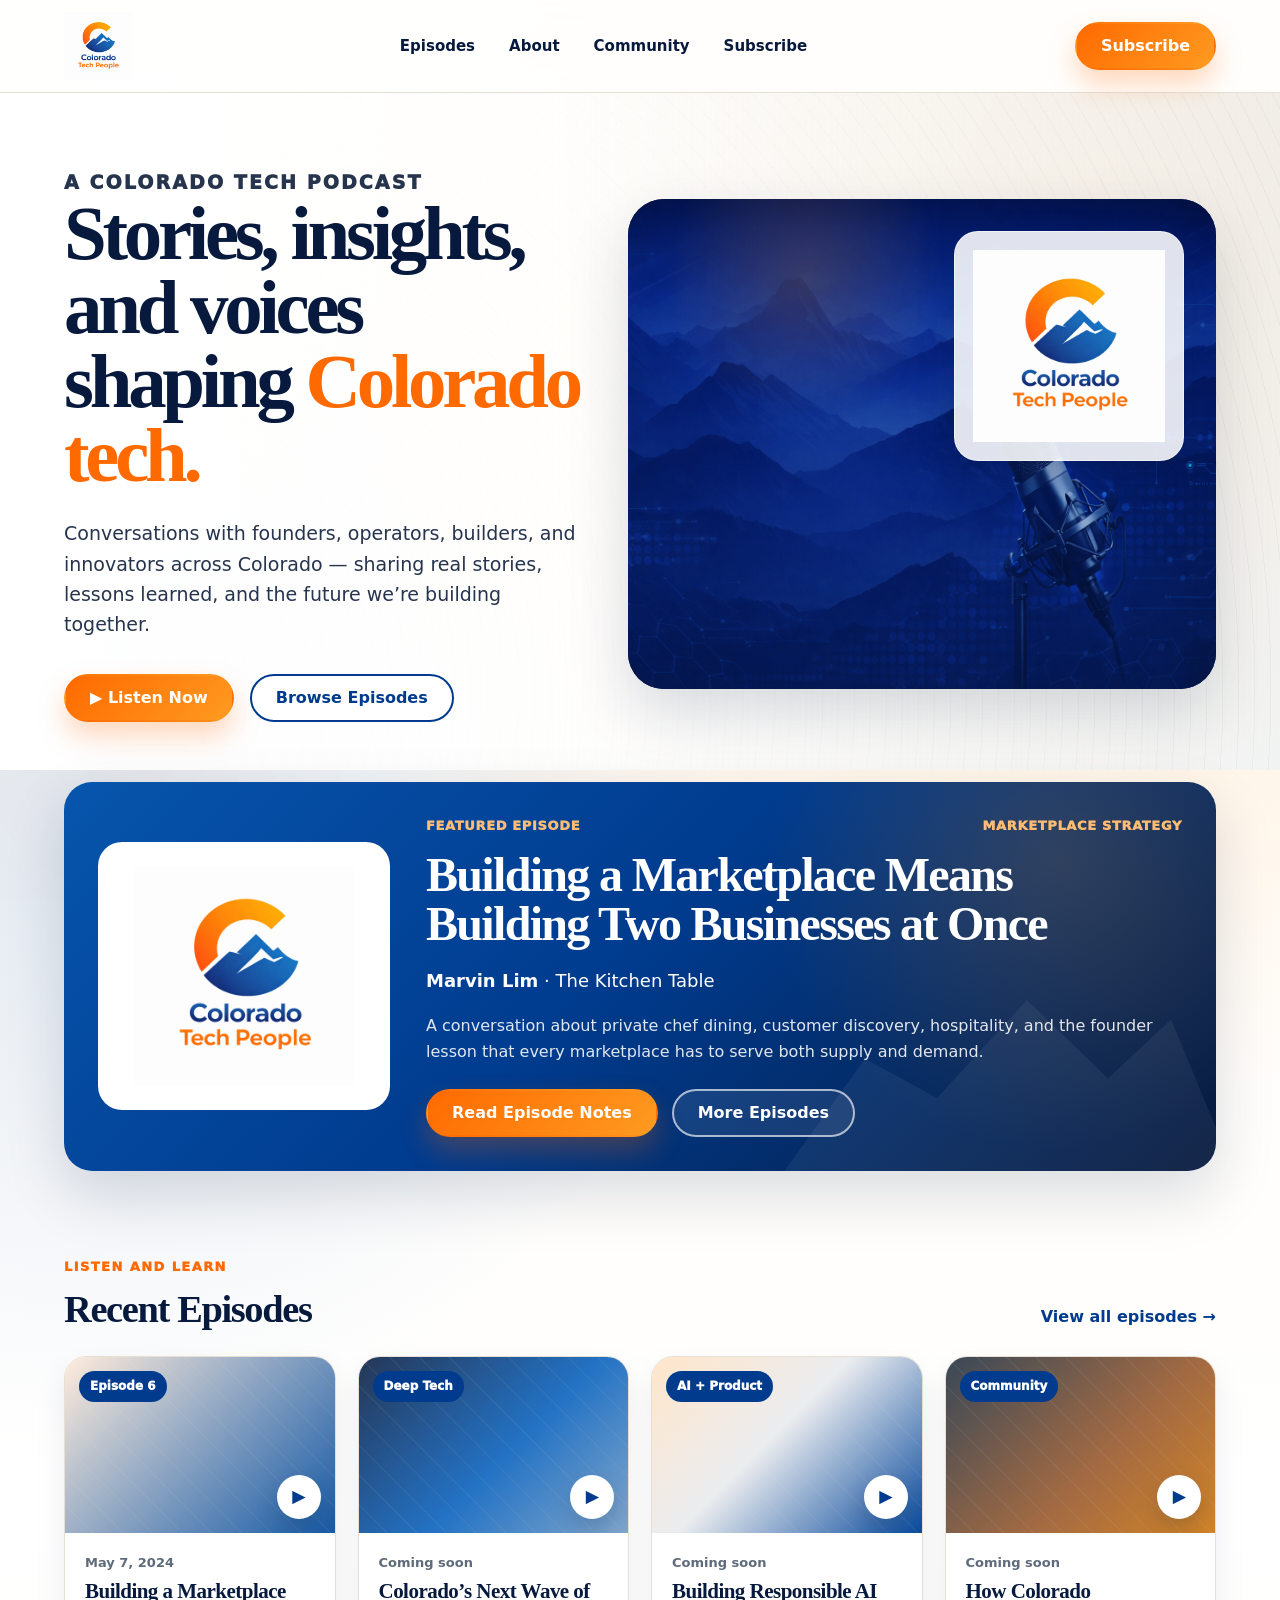
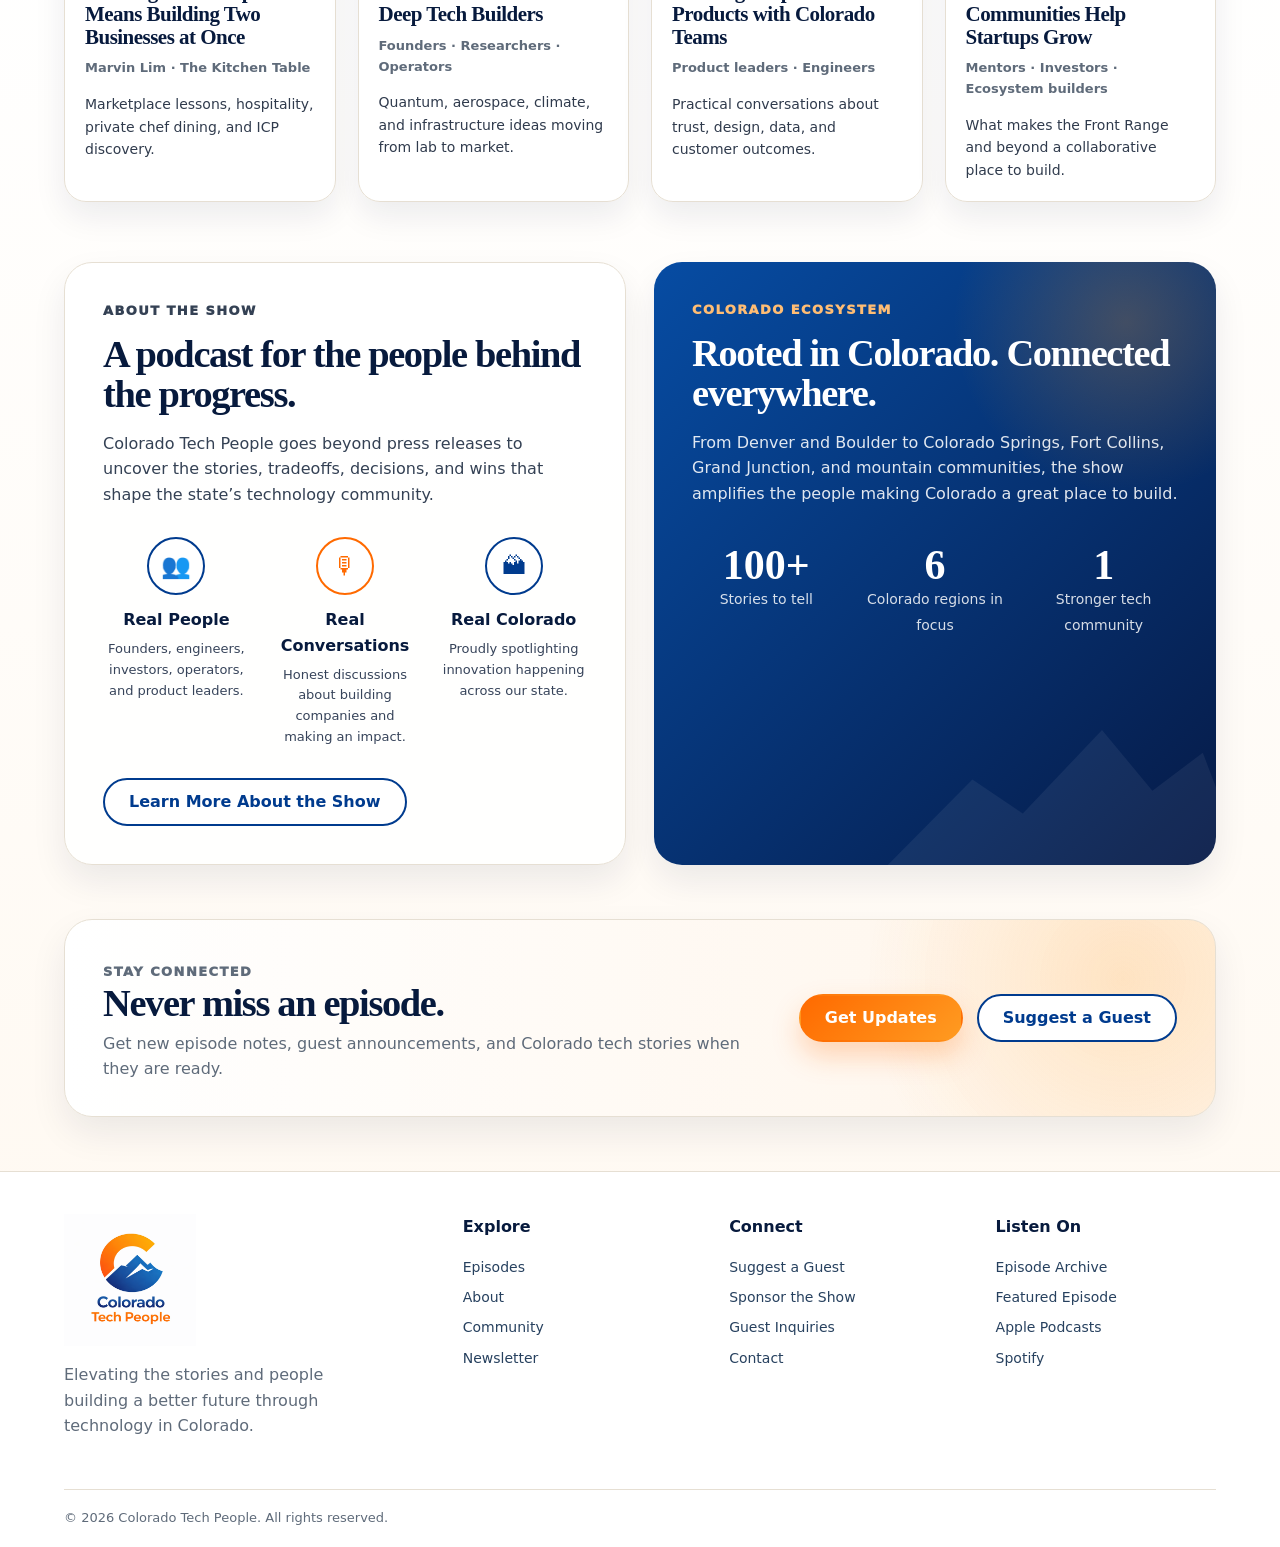
<file: index.html>
<!DOCTYPE html>
<html lang="en">
<head>
  <meta charset="UTF-8" />
  <meta name="viewport" content="width=device-width, initial-scale=1.0" />

  <title>Colorado Tech People | Podcast About Colorado Tech Builders</title>
  <meta name="description" content="Colorado Tech People is a podcast featuring founders, operators, builders, and innovators shaping Colorado’s tech ecosystem from Denver to the Western Slope." />

  <meta property="og:title" content="Colorado Tech People" />
  <meta property="og:description" content="Podcast conversations with founders, operators, builders, and innovators shaping Colorado tech." />
  <meta property="og:type" content="website" />

  <link rel="stylesheet" href="styles.css" />
</head>

<body>
  <header class="site-header">
    <div class="container nav">
      <a href="index.html" class="brand" aria-label="Colorado Tech People home">
        <img src="assets/logo.png" alt="Colorado Tech People logo" class="logo" />
      </a>

      <nav class="nav-links" aria-label="Primary navigation">
        <a href="episodes.html">Episodes</a>
        <a href="about.html">About</a>
        <a href="#community">Community</a>
        <a href="#subscribe">Subscribe</a>
      </nav>

      <a class="subscribe-pill" href="#subscribe">Subscribe</a>
    </div>
  </header>

  <main>
    <section class="hero" aria-labelledby="hero-title">
      <div class="container hero-grid">
        <div class="hero-copy">
          <p class="eyebrow">A Colorado tech podcast</p>
          <h1 id="hero-title">Stories, insights, and voices shaping <span>Colorado tech.</span></h1>
          <p>
            Conversations with founders, operators, builders, and innovators across Colorado —
            sharing real stories, lessons learned, and the future we’re building together.
          </p>

          <div class="hero-actions">
            <a class="btn primary" href="episodes/marvin-lim-kitchen-table.html">▶ Listen Now</a>
            <a class="btn secondary" href="episodes.html">Browse Episodes</a>
          </div>
        </div>

        <div class="hero-visual" aria-label="Colorado mountains, technology lines, and podcast microphone artwork">
          <img src="assets/hero-denver.png" alt="Blue Colorado mountain and podcast microphone artwork" class="hero-image" />
          <div class="hero-logo-card">
            <img src="assets/logo.png" alt="Colorado Tech People logo" />
          </div>
        </div>
      </div>
    </section>

    <section class="featured-section" aria-labelledby="featured-title">
      <div class="container">
        <article class="featured-card">
          <div class="episode-art">
            <img src="assets/logo.png" alt="Colorado Tech People episode artwork" />
          </div>

          <div class="featured-content">
            <div class="episode-meta">
              <span>Featured Episode</span>
              <span>Marketplace Strategy</span>
            </div>

            <h2 id="featured-title">Building a Marketplace Means Building Two Businesses at Once</h2>

            <p class="guest-line">
              <strong>Marvin Lim</strong> · The Kitchen Table
            </p>

            <p>
              A conversation about private chef dining, customer discovery, hospitality,
              and the founder lesson that every marketplace has to serve both supply and demand.
            </p>

            <div class="featured-actions">
              <a class="btn primary" href="episodes/marvin-lim-kitchen-table.html">Read Episode Notes</a>
              <a class="btn ghost" href="episodes.html">More Episodes</a>
            </div>
          </div>
        </article>
      </div>
    </section>

    <section class="section" aria-labelledby="recent-title">
      <div class="container section-heading-row">
        <div>
          <p class="eyebrow">Listen and learn</p>
          <h2 id="recent-title">Recent Episodes</h2>
        </div>
        <a href="episodes.html">View all episodes →</a>
      </div>

      <div class="container episode-grid">
        <a class="episode-card" href="episodes/marvin-lim-kitchen-table.html">
          <div class="thumb thumb-one">
            <span class="badge">Episode 6</span>
            <span class="play-small">▶</span>
          </div>
          <div class="episode-body">
            <p class="date">May 7, 2024</p>
            <h3>Building a Marketplace Means Building Two Businesses at Once</h3>
            <p class="guest">Marvin Lim · The Kitchen Table</p>
            <p>Marketplace lessons, hospitality, private chef dining, and ICP discovery.</p>
          </div>
        </a>

        <a class="episode-card" href="episodes.html#upcoming-episodes">
          <div class="thumb thumb-two">
            <span class="badge">Deep Tech</span>
            <span class="play-small">▶</span>
          </div>
          <div class="episode-body">
            <p class="date">Coming soon</p>
            <h3>Colorado’s Next Wave of Deep Tech Builders</h3>
            <p class="guest">Founders · Researchers · Operators</p>
            <p>Quantum, aerospace, climate, and infrastructure ideas moving from lab to market.</p>
          </div>
        </a>

        <a class="episode-card" href="episodes.html#upcoming-episodes">
          <div class="thumb thumb-three">
            <span class="badge">AI + Product</span>
            <span class="play-small">▶</span>
          </div>
          <div class="episode-body">
            <p class="date">Coming soon</p>
            <h3>Building Responsible AI Products with Colorado Teams</h3>
            <p class="guest">Product leaders · Engineers</p>
            <p>Practical conversations about trust, design, data, and customer outcomes.</p>
          </div>
        </a>

        <a class="episode-card" href="episodes.html#upcoming-episodes">
          <div class="thumb thumb-four">
            <span class="badge">Community</span>
            <span class="play-small">▶</span>
          </div>
          <div class="episode-body">
            <p class="date">Coming soon</p>
            <h3>How Colorado Communities Help Startups Grow</h3>
            <p class="guest">Mentors · Investors · Ecosystem builders</p>
            <p>What makes the Front Range and beyond a collaborative place to build.</p>
          </div>
        </a>
      </div>
    </section>

    <section class="section about-band" aria-labelledby="about-title">
      <div class="container split-grid">
        <div class="info-card light">
          <p class="eyebrow">About the show</p>
          <h2 id="about-title">A podcast for the people behind the progress.</h2>
          <p>
            Colorado Tech People goes beyond press releases to uncover the stories,
            tradeoffs, decisions, and wins that shape the state’s technology community.
          </p>

          <div class="icon-row">
            <div>
              <div class="icon-circle">👥</div>
              <h4>Real People</h4>
              <p>Founders, engineers, investors, operators, and product leaders.</p>
            </div>
            <div>
              <div class="icon-circle orange">🎙</div>
              <h4>Real Conversations</h4>
              <p>Honest discussions about building companies and making an impact.</p>
            </div>
            <div>
              <div class="icon-circle">🏔</div>
              <h4>Real Colorado</h4>
              <p>Proudly spotlighting innovation happening across our state.</p>
            </div>
          </div>

          <a class="btn secondary" href="about.html">Learn More About the Show</a>
        </div>

        <div class="info-card dark-card" id="community">
          <p class="eyebrow on-dark">Colorado ecosystem</p>
          <h2>Rooted in Colorado. Connected everywhere.</h2>
          <p>
            From Denver and Boulder to Colorado Springs, Fort Collins, Grand Junction,
            and mountain communities, the show amplifies the people making Colorado a
            great place to build.
          </p>

          <div class="stats">
            <div>
              <strong>100+</strong>
              <span>Stories to tell</span>
            </div>
            <div>
              <strong>6</strong>
              <span>Colorado regions in focus</span>
            </div>
            <div>
              <strong>1</strong>
              <span>Stronger tech community</span>
            </div>
          </div>
        </div>
      </div>
    </section>

    <section class="newsletter-section" id="subscribe" aria-labelledby="subscribe-title">
      <div class="container newsletter-card">
        <div>
          <p class="eyebrow">Stay connected</p>
          <h2 id="subscribe-title">Never miss an episode.</h2>
          <p>Get new episode notes, guest announcements, and Colorado tech stories when they are ready.</p>
        </div>

        <div class="newsletter-actions" aria-label="Subscription links">
          <a class="btn primary" href="contact.html">Get Updates</a>
          <a class="btn secondary" href="contact.html">Suggest a Guest</a>
        </div>
      </div>
    </section>
  </main>

  <footer class="footer">
    <div class="container footer-grid">
      <div>
        <img src="assets/logo.png" alt="Colorado Tech People logo" class="footer-logo" />
        <p>Elevating the stories and people building a better future through technology in Colorado.</p>
      </div>

      <div>
        <h4>Explore</h4>
        <a href="episodes.html">Episodes</a>
        <a href="about.html">About</a>
        <a href="#community">Community</a>
        <a href="#subscribe">Newsletter</a>
      </div>

      <div>
        <h4>Connect</h4>
        <a href="contact.html">Suggest a Guest</a>
        <a href="contact.html">Sponsor the Show</a>
        <a href="contact.html">Guest Inquiries</a>
        <a href="contact.html">Contact</a>
      </div>

      <div>
        <h4>Listen On</h4>
        <a href="episodes.html">Episode Archive</a>
        <a href="episodes/marvin-lim-kitchen-table.html">Featured Episode</a>
        <a href="contact.html">Apple Podcasts</a>
        <a href="contact.html">Spotify</a>
      </div>
    </div>

    <div class="container copyright">
      © 2026 Colorado Tech People. All rights reserved.
    </div>
  </footer>
</body>
</html>
</file>
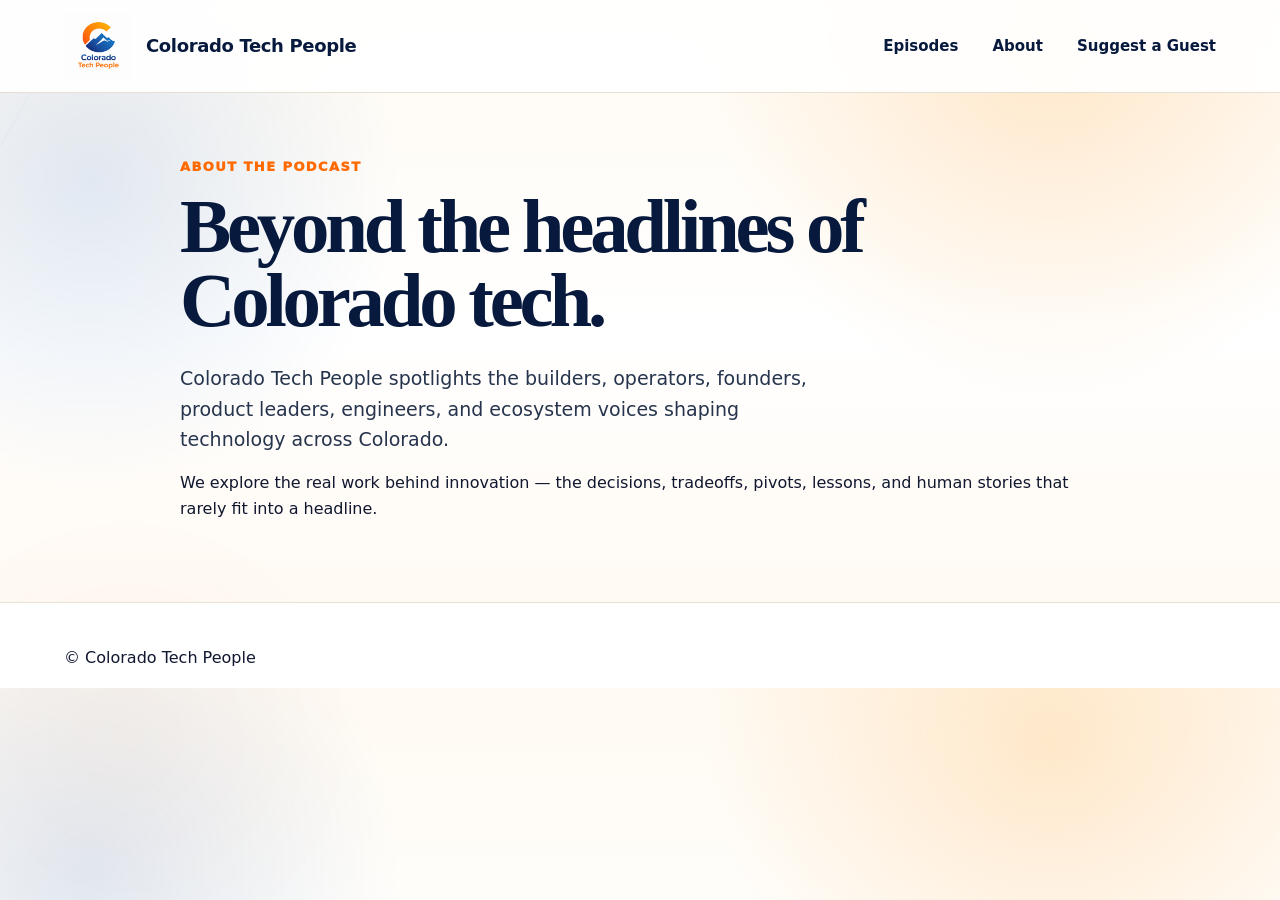
<file: about.html>
<!DOCTYPE html>
<html lang="en">
<head>
  <meta charset="UTF-8" />
  <meta name="viewport" content="width=device-width, initial-scale=1.0" />

  <title>About | Colorado Tech People</title>
  <meta name="description" content="Learn about Colorado Tech People, a podcast exploring the people, decisions, and stories behind Colorado’s technology ecosystem." />

  <link rel="stylesheet" href="styles.css" />
</head>

<body>
  <header class="header">
    <div class="container nav">
      <a href="index.html" class="logo-wrap">
        <img src="assets/logo.png" alt="Colorado Tech People logo" class="logo" />
        <span>Colorado Tech People</span>
      </a>

      <nav class="nav-links">
        <a href="episodes.html">Episodes</a>
        <a href="about.html">About</a>
        <a href="contact.html">Suggest a Guest</a>
      </nav>
    </div>
  </header>

  <main class="section">
    <div class="container">
      <div class="kicker">About the Podcast</div>
      <h1>Beyond the headlines of Colorado tech.</h1>
      <p class="lede">
        Colorado Tech People spotlights the builders, operators, founders, product leaders,
        engineers, and ecosystem voices shaping technology across Colorado.
      </p>

      <p>
        We explore the real work behind innovation — the decisions, tradeoffs, pivots,
        lessons, and human stories that rarely fit into a headline.
      </p>
    </div>
  </main>

  <footer class="footer">
    <div class="container">© Colorado Tech People</div>
  </footer>
</body>
</html>
</file>
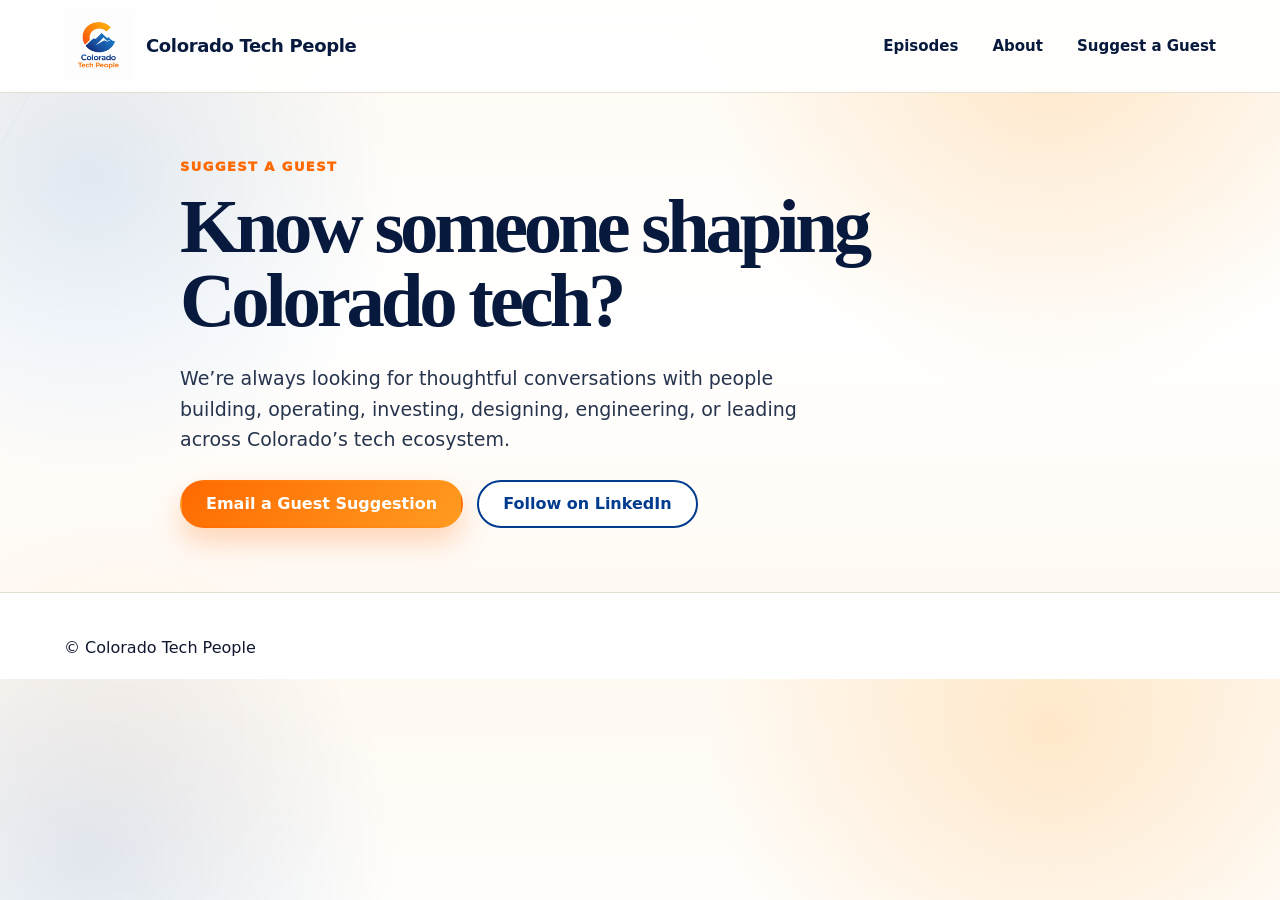
<file: contact.html>
<!DOCTYPE html>
<html lang="en">
<head>
  <meta charset="UTF-8" />
  <meta name="viewport" content="width=device-width, initial-scale=1.0" />

  <title>Suggest a Guest | Colorado Tech People</title>
  <meta name="description" content="Suggest a guest, founder, product leader, engineer, operator, or ecosystem builder for Colorado Tech People." />

  <link rel="stylesheet" href="styles.css" />
</head>

<body>
  <header class="header">
    <div class="container nav">
      <a href="index.html" class="logo-wrap">
        <img src="assets/logo.png" alt="Colorado Tech People logo" class="logo" />
        <span>Colorado Tech People</span>
      </a>

      <nav class="nav-links">
        <a href="episodes.html">Episodes</a>
        <a href="about.html">About</a>
        <a href="contact.html">Suggest a Guest</a>
      </nav>
    </div>
  </header>

  <main class="section">
    <div class="container">
      <div class="kicker">Suggest a Guest</div>
      <h1>Know someone shaping Colorado tech?</h1>
      <p class="lede">
        We’re always looking for thoughtful conversations with people building, operating,
        investing, designing, engineering, or leading across Colorado’s tech ecosystem.
      </p>

      <div class="buttons">
        <a class="button" href="mailto:YOUR_EMAIL_HERE?subject=Guest suggestion for Colorado Tech People">Email a Guest Suggestion</a>
        <a class="button secondary" href="PASTE_LINKEDIN_PAGE_HERE">Follow on LinkedIn</a>
      </div>
    </div>
  </main>

  <footer class="footer">
    <div class="container">© Colorado Tech People</div>
  </footer>
</body>
</html>
</file>
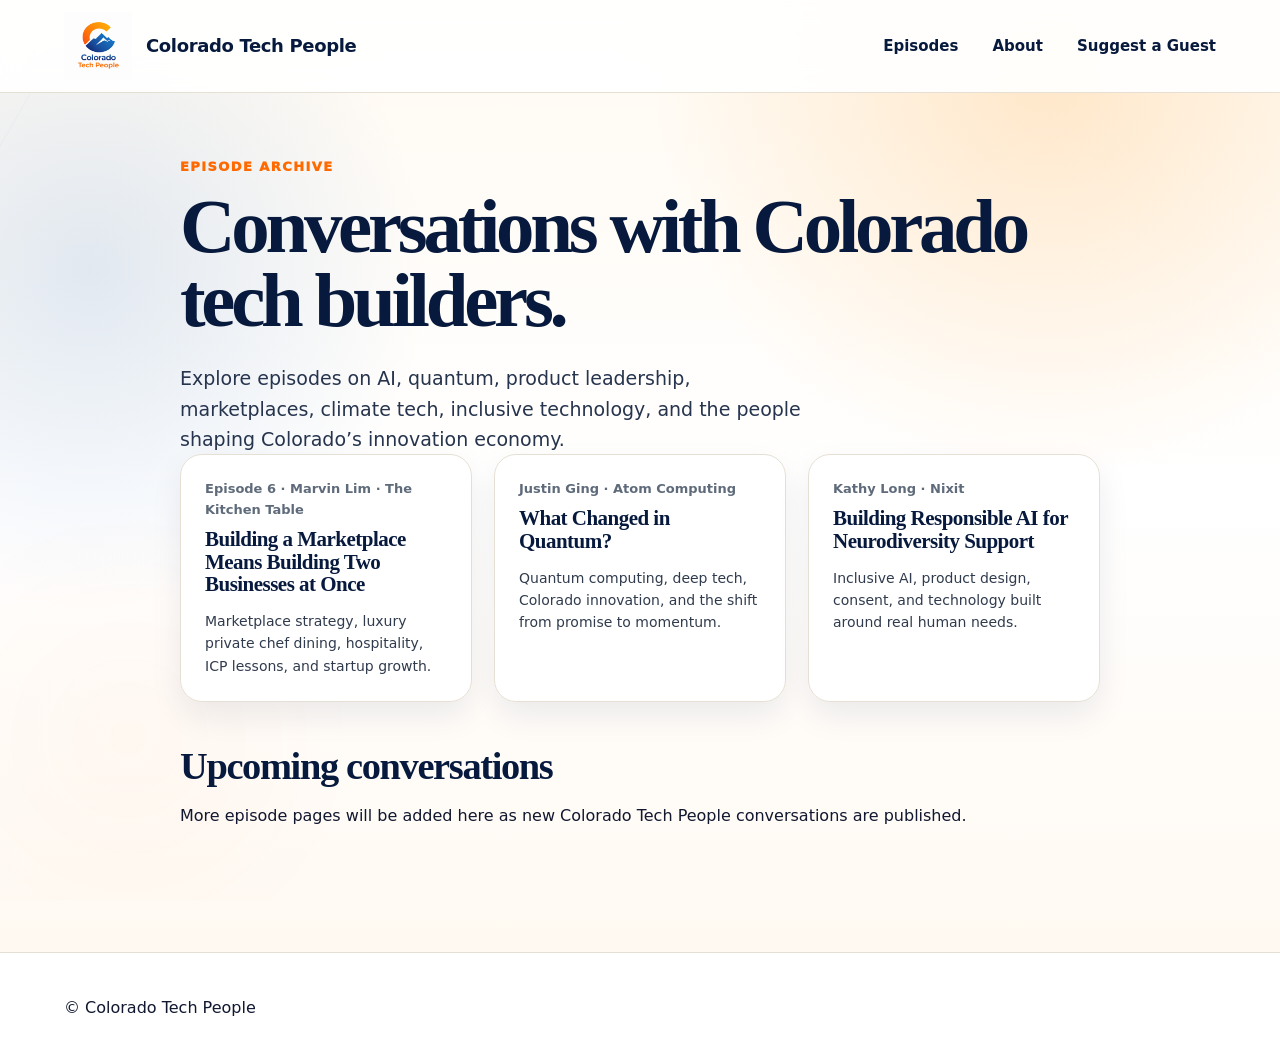
<file: episodes.html>
<!DOCTYPE html>
<html lang="en">
<head>
  <meta charset="UTF-8" />
  <meta name="viewport" content="width=device-width, initial-scale=1.0" />

  <title>Episodes | Colorado Tech People</title>
  <meta name="description" content="Browse episodes of Colorado Tech People, featuring conversations with founders, operators, product leaders, engineers, and technologists across Colorado." />

  <link rel="stylesheet" href="styles.css" />
</head>

<body>
  <header class="header">
    <div class="container nav">
      <a href="index.html" class="logo-wrap">
        <img src="assets/logo.png" alt="Colorado Tech People logo" class="logo" />
        <span>Colorado Tech People</span>
      </a>

      <nav class="nav-links">
        <a href="episodes.html">Episodes</a>
        <a href="about.html">About</a>
        <a href="contact.html">Suggest a Guest</a>
      </nav>
    </div>
  </header>

  <main class="section episodes-archive">
    <div class="container">
      <div class="kicker">Episode Archive</div>
      <h1>Conversations with Colorado tech builders.</h1>
      <p class="lede">
        Explore episodes on AI, quantum, product leadership, marketplaces, climate tech,
        inclusive technology, and the people shaping Colorado’s innovation economy.
      </p>

      <div class="episode-grid archive-grid">
        <a class="card" href="episodes/marvin-lim-kitchen-table.html">
          <div class="meta">Episode 6 · Marvin Lim · The Kitchen Table</div>
          <h3>Building a Marketplace Means Building Two Businesses at Once</h3>
          <p>Marketplace strategy, luxury private chef dining, hospitality, ICP lessons, and startup growth.</p>
        </a>

        <a class="card" href="episodes.html#upcoming-episodes">
          <div class="meta">Justin Ging · Atom Computing</div>
          <h3>What Changed in Quantum?</h3>
          <p>Quantum computing, deep tech, Colorado innovation, and the shift from promise to momentum.</p>
        </a>

        <a class="card" href="episodes.html#upcoming-episodes">
          <div class="meta">Kathy Long · Nixit</div>
          <h3>Building Responsible AI for Neurodiversity Support</h3>
          <p>Inclusive AI, product design, consent, and technology built around real human needs.</p>
        </a>
      </div>

      <section class="section" id="upcoming-episodes">
        <h2>Upcoming conversations</h2>
        <p>More episode pages will be added here as new Colorado Tech People conversations are published.</p>
      </section>
    </div>
  </main>

  <footer class="footer">
    <div class="container">
      © Colorado Tech People
    </div>
  </footer>
</body>
</html>
</file>
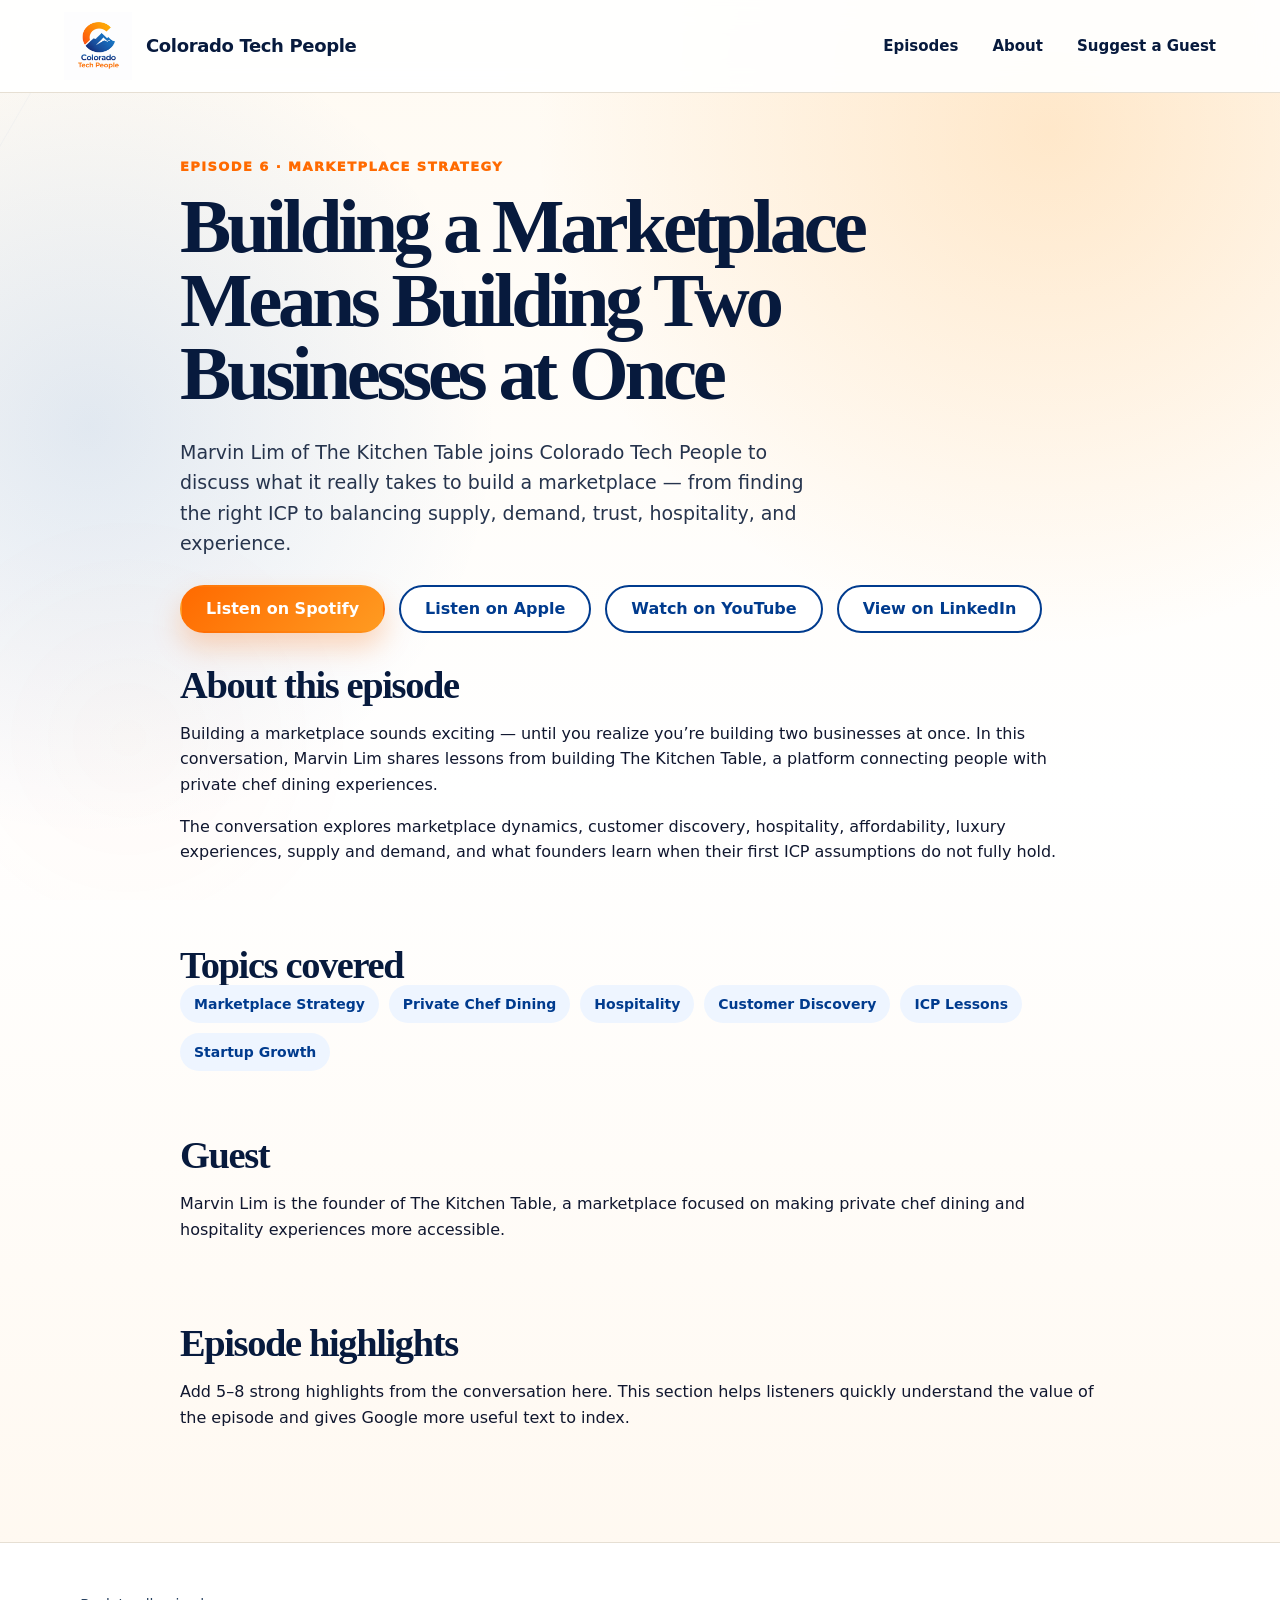
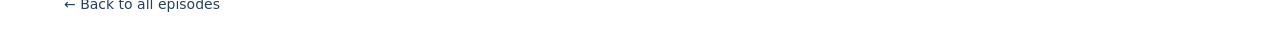
<file: episodes/marvin-lim-kitchen-table.html>
<!DOCTYPE html>
<html lang="en">
<head>
  <meta charset="UTF-8" />
  <meta name="viewport" content="width=device-width, initial-scale=1.0" />

  <title>Building a Marketplace Means Building Two Businesses at Once | Marvin Lim, The Kitchen Table</title>
  <meta name="description" content="Marvin Lim of The Kitchen Table joins Colorado Tech People to discuss marketplace strategy, private chef dining, hospitality, ICP mistakes, and building experience-driven startups." />

  <meta property="og:title" content="Building a Marketplace Means Building Two Businesses at Once" />
  <meta property="og:description" content="Marvin Lim of The Kitchen Table on marketplace strategy, luxury private chef dining, hospitality, and startup lessons." />
  <meta property="og:type" content="article" />

  <link rel="stylesheet" href="../styles.css" />

  <script type="application/ld+json">
  {
    "@context": "https://schema.org",
    "@type": "PodcastEpisode",
    "name": "Building a Marketplace Means Building Two Businesses at Once",
    "description": "Marvin Lim of The Kitchen Table joins Colorado Tech People to discuss marketplace strategy, private chef dining, hospitality, ICP mistakes, and building experience-driven startups.",
    "partOfSeries": {
      "@type": "PodcastSeries",
      "name": "Colorado Tech People"
    },
    "associatedMedia": {
      "@type": "MediaObject",
      "contentUrl": "PASTE_EPISODE_LINK_HERE"
    }
  }
  </script>
</head>

<body>
  <header class="header">
    <div class="container nav">
      <a href="../index.html" class="logo-wrap">
        <img src="../assets/logo.png" alt="Colorado Tech People logo" class="logo" />
        <span>Colorado Tech People</span>
      </a>

      <nav class="nav-links">
        <a href="../episodes.html">Episodes</a>
        <a href="../about.html">About</a>
        <a href="../contact.html">Suggest a Guest</a>
      </nav>
    </div>
  </header>

  <main class="episode-page">
    <div class="container">
      <div class="kicker">Episode 6 · Marketplace Strategy</div>
      <h1>Building a Marketplace Means Building Two Businesses at Once</h1>

      <p class="lede">
        Marvin Lim of The Kitchen Table joins Colorado Tech People to discuss what it really takes
        to build a marketplace — from finding the right ICP to balancing supply, demand, trust,
        hospitality, and experience.
      </p>

      <div class="listen-links">
        <a class="button" href="PASTE_SPOTIFY_LINK_HERE">Listen on Spotify</a>
        <a class="button secondary" href="PASTE_APPLE_LINK_HERE">Listen on Apple</a>
        <a class="button secondary" href="PASTE_YOUTUBE_LINK_HERE">Watch on YouTube</a>
        <a class="button secondary" href="PASTE_LINKEDIN_LINK_HERE">View on LinkedIn</a>
      </div>

      <section class="section">
        <h2>About this episode</h2>
        <p>
          Building a marketplace sounds exciting — until you realize you’re building two businesses at once.
          In this conversation, Marvin Lim shares lessons from building The Kitchen Table, a platform
          connecting people with private chef dining experiences.
        </p>

        <p>
          The conversation explores marketplace dynamics, customer discovery, hospitality, affordability,
          luxury experiences, supply and demand, and what founders learn when their first ICP assumptions
          do not fully hold.
        </p>
      </section>

      <section class="section">
        <h2>Topics covered</h2>
        <div class="tags">
          <span class="tag">Marketplace Strategy</span>
          <span class="tag">Private Chef Dining</span>
          <span class="tag">Hospitality</span>
          <span class="tag">Customer Discovery</span>
          <span class="tag">ICP Lessons</span>
          <span class="tag">Startup Growth</span>
        </div>
      </section>

      <section class="section">
        <h2>Guest</h2>
        <p>
          Marvin Lim is the founder of The Kitchen Table, a marketplace focused on making private chef
          dining and hospitality experiences more accessible.
        </p>
      </section>

      <section class="section">
        <h2>Episode highlights</h2>
        <p>
          Add 5–8 strong highlights from the conversation here. This section helps listeners quickly
          understand the value of the episode and gives Google more useful text to index.
        </p>
      </section>
    </div>
  </main>

  <footer class="footer">
    <div class="container">
      <a href="../episodes.html">← Back to all episodes</a>
    </div>
  </footer>
</body>
</html>
</file>
<file: styles.css>
:root {
  --navy: #071a3d;
  --blue: #0a55b2;
  --deep-blue: #003b8e;
  --sky: #dbeeff;
  --orange: #ff6a00;
  --gold: #ff9b21;
  --cream: #fff8ef;
  --soft: #f7f2ea;
  --white: #ffffff;
  --text: #10172f;
  --muted: #5f6b7a;
  --line: #e6dfd3;
  --shadow: 0 24px 60px rgba(7, 26, 61, 0.15);
  --radius: 28px;
}

* {
  box-sizing: border-box;
}

html {
  scroll-behavior: smooth;
}

body {
  margin: 0;
  font-family: Inter, ui-sans-serif, system-ui, -apple-system, BlinkMacSystemFont, "Segoe UI", Arial, sans-serif;
  color: var(--text);
  background:
    radial-gradient(circle at 82% 8%, rgba(255, 155, 33, 0.2), transparent 28%),
    radial-gradient(circle at 7% 26%, rgba(10, 85, 178, 0.12), transparent 24%),
    linear-gradient(180deg, #fffaf2 0%, #ffffff 48%, #fff8ef 100%);
  line-height: 1.6;
}

body:before {
  content: "";
  position: fixed;
  inset: 0;
  z-index: -1;
  opacity: 0.38;
  background-image:
    linear-gradient(120deg, transparent 0 72px, rgba(10, 85, 178, 0.08) 73px, transparent 74px),
    radial-gradient(circle at 10% 82%, rgba(255, 106, 0, 0.08), transparent 18%);
  pointer-events: none;
}

a {
  color: inherit;
  text-decoration: none;
}

img {
  max-width: 100%;
}

.container {
  width: min(1180px, 90%);
  margin: 0 auto;
}

.site-header,
.header {
  background: rgba(255, 255, 255, 0.92);
  backdrop-filter: blur(14px);
  border-bottom: 1px solid var(--line);
  position: sticky;
  top: 0;
  z-index: 100;
}

.nav {
  min-height: 92px;
  display: flex;
  align-items: center;
  justify-content: space-between;
  gap: 28px;
}

.brand,
.logo-wrap {
  display: inline-flex;
  align-items: center;
  gap: 14px;
  color: var(--navy);
  font-weight: 900;
}

.logo {
  width: auto;
  height: 68px;
  object-fit: contain;
  display: block;
}

.logo-wrap span {
  font-size: 18px;
  letter-spacing: -0.02em;
}

.nav-links {
  display: flex;
  align-items: center;
  gap: 34px;
  font-size: 15px;
  font-weight: 750;
  color: var(--navy);
}

.nav-links a {
  position: relative;
}

.nav-links a:after {
  content: "";
  position: absolute;
  left: 0;
  right: 0;
  bottom: -8px;
  height: 2px;
  background: var(--orange);
  transform: scaleX(0);
  transform-origin: left;
  transition: transform 0.2s ease;
}

.nav-links a:hover,
.nav-links a:focus-visible {
  color: var(--orange);
}

.nav-links a:hover:after,
.nav-links a:focus-visible:after {
  transform: scaleX(1);
}

.subscribe-pill,
.btn,
.button {
  display: inline-flex;
  align-items: center;
  justify-content: center;
  min-height: 48px;
  padding: 0 24px;
  border-radius: 999px;
  border: 2px solid transparent;
  font-weight: 900;
  line-height: 1;
  cursor: pointer;
}

.subscribe-pill,
.btn.primary,
.button:not(.secondary) {
  background: linear-gradient(135deg, var(--orange), var(--gold));
  color: white;
  box-shadow: 0 14px 28px rgba(255, 106, 0, 0.26);
}

.btn.secondary,
.button.secondary {
  background: white;
  color: var(--deep-blue);
  border-color: var(--deep-blue);
}

.btn.ghost {
  color: white;
  border-color: rgba(255, 255, 255, 0.64);
  background: rgba(255, 255, 255, 0.08);
}

.buttons,
.listen-links {
  display: flex;
  flex-wrap: wrap;
  gap: 14px;
  margin-top: 26px;
}

/* Hero */

.hero {
  position: relative;
  overflow: hidden;
  padding: 74px 0 48px;
}

.hero:before {
  content: "";
  position: absolute;
  inset: 0;
  background:
    linear-gradient(90deg, rgba(255, 255, 255, 0.98) 0%, rgba(255, 255, 255, 0.87) 43%, rgba(223, 239, 255, 0.42) 100%),
    repeating-radial-gradient(circle at 8% 88%, rgba(7, 26, 61, 0.06) 0 1px, transparent 1px 16px);
  pointer-events: none;
}

.hero-grid {
  position: relative;
  display: grid;
  grid-template-columns: minmax(0, 0.95fr) minmax(420px, 1.08fr);
  gap: 46px;
  align-items: center;
}

.eyebrow,
.kicker {
  margin: 0 0 12px;
  color: var(--orange);
  font-size: 13px;
  font-weight: 950;
  letter-spacing: 0.11em;
  text-transform: uppercase;
}

.eyebrow.on-dark {
  color: #ffbd74;
}

.hero-copy h1,
main h1 {
  font-family: Georgia, "Times New Roman", serif;
  color: var(--navy);
  font-size: clamp(46px, 6vw, 82px);
  line-height: 0.96;
  letter-spacing: -0.055em;
  margin: 0 0 26px;
}

.hero-copy h1 span {
  color: var(--orange);
}

.hero-copy p,
.lede {
  font-size: 19px;
  max-width: 650px;
  color: #26344d;
  margin: 0;
}

.hero-actions {
  margin-top: 34px;
  display: flex;
  gap: 16px;
  flex-wrap: wrap;
}

.hero-visual {
  min-height: 490px;
  border-radius: 36px;
  overflow: hidden;
  box-shadow: var(--shadow);
  position: relative;
  isolation: isolate;
  background: var(--navy);
}

.hero-visual:after {
  content: "";
  position: absolute;
  inset: 0;
  background:
    linear-gradient(180deg, rgba(7, 26, 61, 0.08), rgba(7, 26, 61, 0.36)),
    radial-gradient(circle at 30% 16%, rgba(255, 155, 33, 0.22), transparent 24%);
  z-index: 1;
}

.hero-image {
  display: block;
  width: 100%;
  height: 490px;
  object-fit: cover;
  object-position: center;
}

.hero-logo-card {
  position: absolute;
  z-index: 2;
  top: 32px;
  right: 32px;
  width: 230px;
  padding: 18px;
  border: 1px solid rgba(255, 255, 255, 0.52);
  border-radius: 24px;
  background: rgba(255, 255, 255, 0.88);
  box-shadow: 0 16px 36px rgba(7, 26, 61, 0.24);
}

.hero-logo-card img {
  display: block;
  width: 100%;
}

/* Featured */

.featured-section {
  padding: 12px 0 42px;
}

.featured-card {
  display: grid;
  grid-template-columns: 292px 1fr;
  gap: 36px;
  align-items: center;
  background:
    radial-gradient(circle at 86% 20%, rgba(255, 155, 33, 0.18), transparent 28%),
    linear-gradient(135deg, #0755ad 0%, #003b8e 48%, #071a3d 100%);
  color: white;
  border-radius: var(--radius);
  padding: 34px;
  box-shadow: var(--shadow);
  position: relative;
  overflow: hidden;
}

.featured-card:after {
  content: "";
  position: absolute;
  right: -18px;
  bottom: -1px;
  width: 450px;
  height: 245px;
  background: rgba(255, 255, 255, 0.055);
  clip-path: polygon(0 100%, 18% 54%, 34% 70%, 54% 30%, 72% 62%, 86% 38%, 100% 100%);
}

.episode-art {
  background: white;
  border-radius: 24px;
  min-height: 268px;
  display: grid;
  place-items: center;
  padding: 24px;
  position: relative;
  z-index: 2;
}

.episode-art img {
  width: 220px;
}

.episode-meta {
  display: flex;
  justify-content: space-between;
  gap: 16px;
  color: #ffbd74;
  text-transform: uppercase;
  font-size: 13px;
  font-weight: 950;
  letter-spacing: 0.05em;
}

.featured-content {
  position: relative;
  z-index: 2;
}

.featured-content h2,
.section-heading-row h2,
.info-card h2,
.newsletter-card h2,
.episode-page h2,
.section h2 {
  font-family: Georgia, "Times New Roman", serif;
  letter-spacing: -0.035em;
}

.featured-content h2 {
  font-size: clamp(31px, 4vw, 48px);
  line-height: 1.02;
  margin: 14px 0 10px;
}

.featured-content p {
  color: rgba(255, 255, 255, 0.88);
  max-width: 760px;
}

.guest-line {
  color: white !important;
  font-size: 18px;
}

.featured-actions {
  margin-top: 24px;
  display: flex;
  flex-wrap: wrap;
  gap: 14px;
}

/* Episodes */

.section {
  padding: 44px 0;
}

.section-heading-row {
  display: flex;
  justify-content: space-between;
  align-items: end;
  gap: 28px;
  margin-bottom: 26px;
}

.section-heading-row h2,
.info-card h2,
.newsletter-card h2,
.episode-page h2,
.section h2 {
  color: var(--navy);
  font-size: clamp(30px, 3vw, 40px);
  line-height: 1.05;
  margin: 0;
}

.section-heading-row a {
  color: var(--deep-blue);
  font-weight: 900;
  white-space: nowrap;
}

.episode-grid {
  display: grid;
  grid-template-columns: repeat(4, 1fr);
  gap: 22px;
}

.episode-card,
.card {
  background: rgba(255, 255, 255, 0.94);
  border: 1px solid var(--line);
  border-radius: 22px;
  overflow: hidden;
  box-shadow: 0 14px 32px rgba(7, 26, 61, 0.08);
  transition: transform 0.2s ease, box-shadow 0.2s ease;
}

.card {
  display: block;
  padding: 24px;
}

.episode-card:hover,
.card:hover {
  transform: translateY(-5px);
  box-shadow: 0 22px 44px rgba(7, 26, 61, 0.13);
}

.thumb {
  position: relative;
  height: 176px;
  background-size: cover;
  background-position: center;
  overflow: hidden;
}

.thumb:before {
  content: "";
  position: absolute;
  inset: 0;
  background:
    linear-gradient(135deg, rgba(255, 255, 255, 0.12), rgba(7, 26, 61, 0.18)),
    repeating-linear-gradient(45deg, transparent 0 19px, rgba(255, 255, 255, 0.08) 20px, transparent 21px);
}

.thumb-one {
  background: linear-gradient(135deg, #ffead7, #1b68bd);
}

.thumb-two {
  background: linear-gradient(135deg, #071a3d, #1873d0 55%, #9bc4ea);
}

.thumb-three {
  background: linear-gradient(135deg, #ffe2c2, #ffffff 45%, #0a55b2);
}

.thumb-four {
  background: linear-gradient(135deg, #1c2e40, #b06b38 58%, #ff9b21);
}

.badge {
  position: absolute;
  top: 14px;
  left: 14px;
  background: var(--deep-blue);
  color: white;
  font-size: 12px;
  font-weight: 950;
  padding: 6px 11px;
  border-radius: 999px;
}

.play-small {
  position: absolute;
  right: 14px;
  bottom: 14px;
  width: 44px;
  height: 44px;
  display: grid;
  place-items: center;
  background: white;
  color: var(--deep-blue);
  border-radius: 50%;
  font-weight: 950;
  box-shadow: 0 10px 22px rgba(7, 26, 61, 0.18);
}

.episode-body {
  padding: 20px;
}

.date,
.guest,
.meta {
  color: var(--muted);
  font-size: 13px;
  margin: 0 0 7px;
  font-weight: 700;
}

.episode-body h3,
.card h3 {
  font-family: Georgia, "Times New Roman", serif;
  color: var(--navy);
  font-size: 21px;
  line-height: 1.08;
  letter-spacing: -0.025em;
  margin: 0 0 10px;
}

.episode-body p:last-child,
.card p {
  font-size: 14px;
  color: #303b4d;
  margin-bottom: 0;
}

/* About and Stats */

.about-band {
  padding-top: 16px;
}

.split-grid {
  display: grid;
  grid-template-columns: 1fr 1fr;
  gap: 28px;
}

.info-card {
  border-radius: var(--radius);
  padding: 38px;
  box-shadow: 0 16px 34px rgba(7, 26, 61, 0.08);
}

.info-card.light {
  background: rgba(255, 255, 255, 0.86);
  border: 1px solid var(--line);
}

.info-card p {
  color: #344154;
}

.dark-card {
  background:
    radial-gradient(circle at 84% 10%, rgba(255, 155, 33, 0.24), transparent 24%),
    linear-gradient(135deg, #064ca3, #061a46);
  color: white;
  position: relative;
  overflow: hidden;
}

.dark-card:after {
  content: "";
  position: absolute;
  inset: auto -30px -2px auto;
  width: 360px;
  height: 190px;
  background: rgba(255, 255, 255, 0.06);
  clip-path: polygon(0 100%, 24% 54%, 38% 72%, 60% 28%, 74% 60%, 88% 40%, 100% 100%);
}

.dark-card h2 {
  color: white;
}

.dark-card p,
.dark-card .stats {
  position: relative;
  z-index: 2;
}

.dark-card p {
  color: rgba(255, 255, 255, 0.88);
}

.icon-row {
  display: grid;
  grid-template-columns: repeat(3, 1fr);
  gap: 22px;
  text-align: center;
  margin: 30px 0;
}

.icon-circle {
  width: 58px;
  height: 58px;
  margin: 0 auto 12px;
  display: grid;
  place-items: center;
  border: 2px solid var(--deep-blue);
  border-radius: 50%;
  color: var(--deep-blue);
  background: white;
  font-size: 24px;
}

.icon-circle.orange {
  border-color: var(--orange);
  color: var(--orange);
}

.icon-row h4 {
  margin: 0 0 6px;
  color: var(--navy);
}

.icon-row p {
  font-size: 13px;
  color: #37445a;
  margin: 0;
}

.stats {
  display: grid;
  grid-template-columns: repeat(3, 1fr);
  gap: 20px;
  margin-top: 38px;
  text-align: center;
}

.stats strong {
  display: block;
  font-size: 42px;
  line-height: 1;
  font-family: Georgia, "Times New Roman", serif;
}

.stats span {
  font-size: 14px;
  color: rgba(255, 255, 255, 0.84);
}

/* Newsletter */

.newsletter-section {
  padding: 10px 0 54px;
}

.newsletter-card {
  background:
    radial-gradient(circle at 92% 30%, rgba(255, 155, 33, 0.2), transparent 24%),
    linear-gradient(90deg, rgba(255, 255, 255, 0.94), rgba(255, 244, 232, 0.96));
  border: 1px solid var(--line);
  border-radius: var(--radius);
  padding: 34px 38px;
  display: grid;
  grid-template-columns: 1fr auto;
  gap: 28px;
  align-items: center;
  box-shadow: 0 16px 36px rgba(7, 26, 61, 0.08);
}

.newsletter-card p {
  margin: 8px 0 0;
  color: var(--muted);
}

.newsletter-actions {
  display: flex;
  flex-wrap: wrap;
  gap: 14px;
  justify-content: flex-end;
}

/* Interior pages */

main.section,
.episode-page {
  padding: 64px 0;
}

main.section .container,
.episode-page .container {
  max-width: 920px;
}

main.section h1,
.episode-page h1 {
  max-width: 880px;
}

.episode-page .section {
  padding: 32px 0;
}

.tags {
  display: flex;
  flex-wrap: wrap;
  gap: 10px;
}

.tag {
  display: inline-flex;
  align-items: center;
  min-height: 38px;
  padding: 0 14px;
  border-radius: 999px;
  background: #eef5ff;
  color: var(--deep-blue);
  font-weight: 800;
  font-size: 14px;
}

/* Footer */

.footer {
  background: white;
  border-top: 1px solid var(--line);
  padding: 42px 0 18px;
}

.footer-grid {
  display: grid;
  grid-template-columns: 1.6fr 1fr 1fr 1fr;
  gap: 46px;
}

.footer-logo {
  width: 132px;
  height: auto;
  display: block;
}

.footer p {
  color: var(--muted);
  max-width: 300px;
}

.footer h4 {
  color: var(--navy);
  margin: 0 0 16px;
}

.footer a {
  display: block;
  color: #27415f;
  margin: 8px 0;
  font-size: 14px;
}

.footer a:hover {
  color: var(--orange);
}

.copyright {
  border-top: 1px solid var(--line);
  margin-top: 34px;
  padding-top: 18px;
  color: var(--muted);
  font-size: 13px;
}

/* Mobile */

@media (max-width: 980px) {
  .nav {
    height: auto;
    min-height: 0;
    padding: 18px 0;
    flex-wrap: wrap;
  }

  .nav-links {
    order: 3;
    width: 100%;
    gap: 22px;
    flex-wrap: wrap;
  }

  .subscribe-pill {
    margin-left: auto;
  }

  .hero-grid,
  .featured-card,
  .split-grid,
  .newsletter-card {
    grid-template-columns: 1fr;
  }

  .hero-visual,
  .hero-image {
    min-height: 360px;
    height: 360px;
  }

  .episode-grid {
    grid-template-columns: repeat(2, 1fr);
  }

  .footer-grid {
    grid-template-columns: 1fr 1fr;
  }

  .newsletter-actions {
    justify-content: flex-start;
  }
}

@media (max-width: 640px) {
  .container {
    width: min(92%, 1180px);
  }

  .logo {
    height: 54px;
  }

  .logo-wrap span {
    display: none;
  }

  .subscribe-pill {
    display: none;
  }

  .hero {
    padding-top: 46px;
  }

  .hero-copy h1,
  main h1 {
    font-size: 43px;
  }

  .hero-copy p,
  .lede {
    font-size: 17px;
  }

  .hero-logo-card {
    width: 168px;
    top: 18px;
    right: 18px;
    border-radius: 18px;
  }

  .episode-grid,
  .icon-row,
  .stats,
  .footer-grid {
    grid-template-columns: 1fr;
  }

  .featured-card,
  .info-card,
  .newsletter-card {
    padding: 24px;
  }

  .episode-art {
    min-height: 220px;
  }

  .section-heading-row {
    align-items: flex-start;
    gap: 12px;
    flex-direction: column;
  }

  .newsletter-actions,
  .hero-actions,
  .featured-actions,
  .buttons,
  .listen-links {
    flex-direction: column;
    align-items: stretch;
  }
}

.archive-grid {
  grid-template-columns: repeat(3, 1fr);
}

@media (max-width: 980px) {
  .archive-grid {
    grid-template-columns: 1fr;
  }
}
</file>
